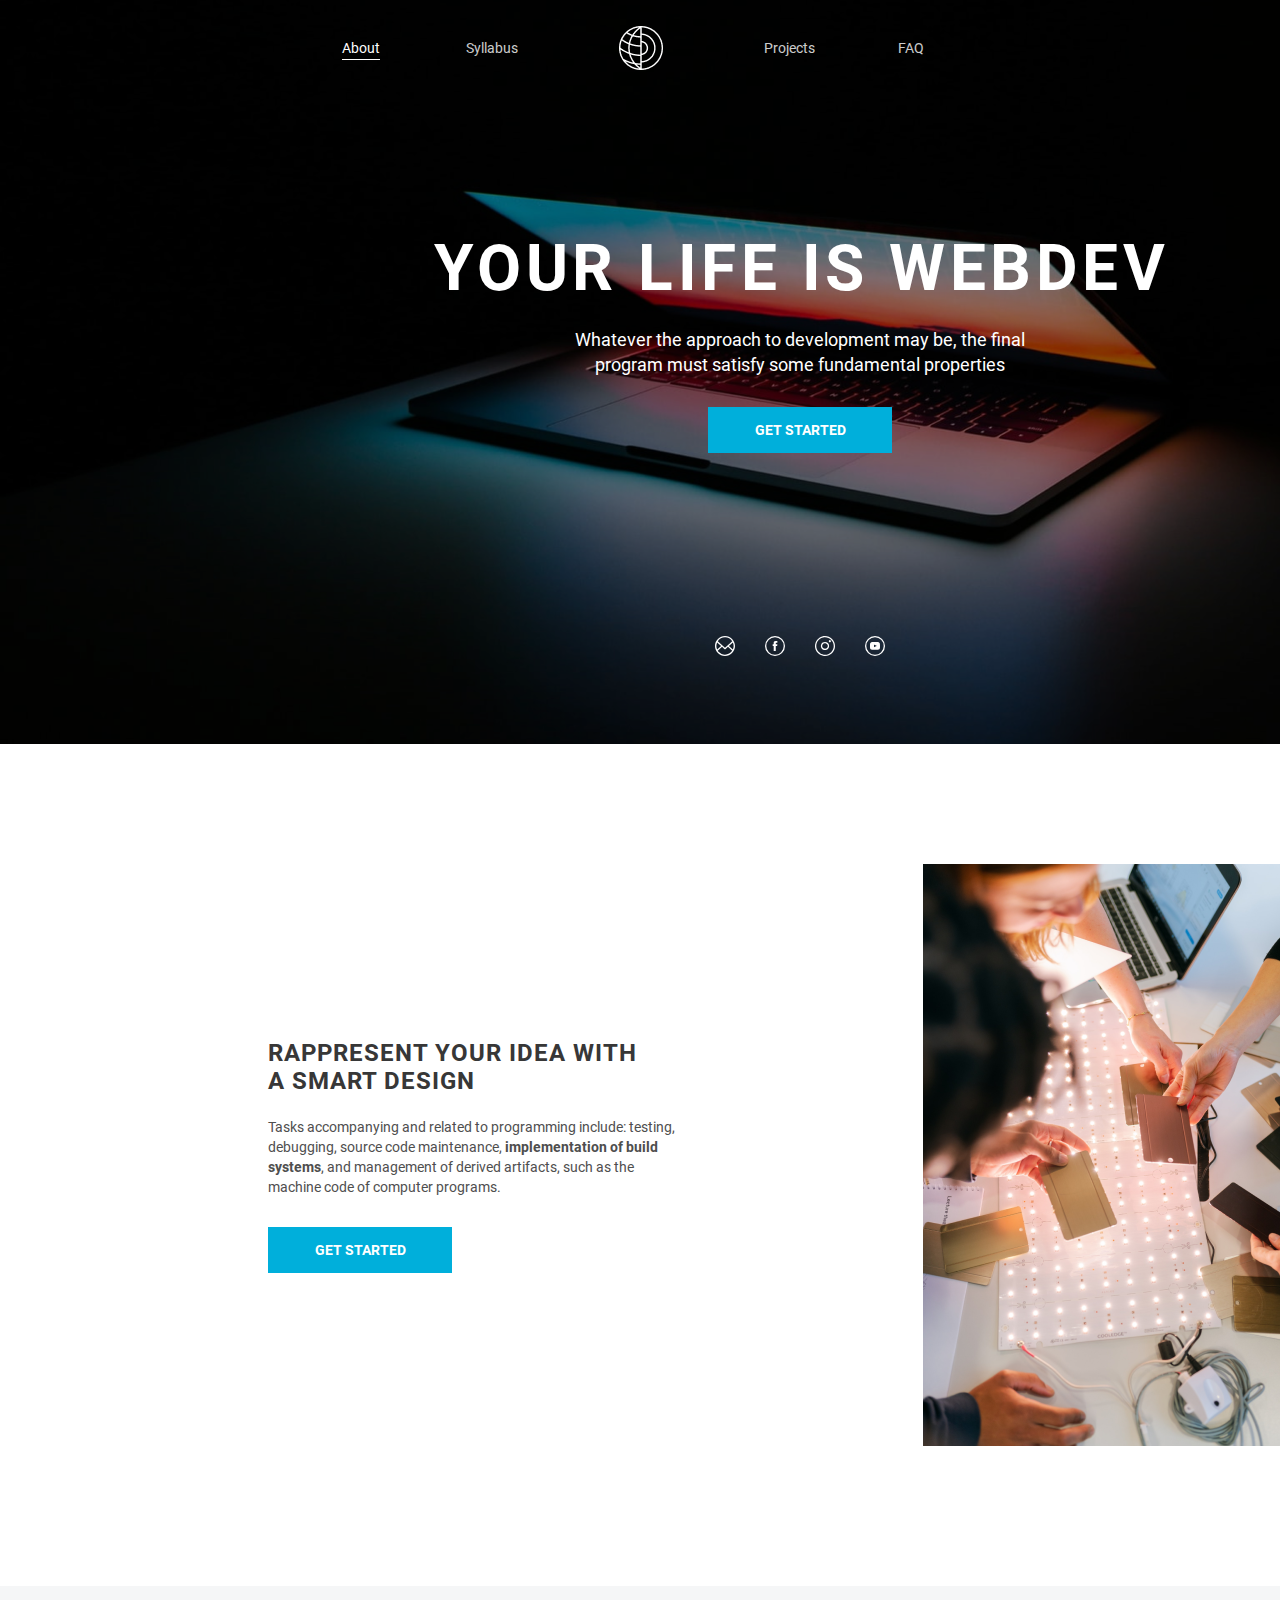
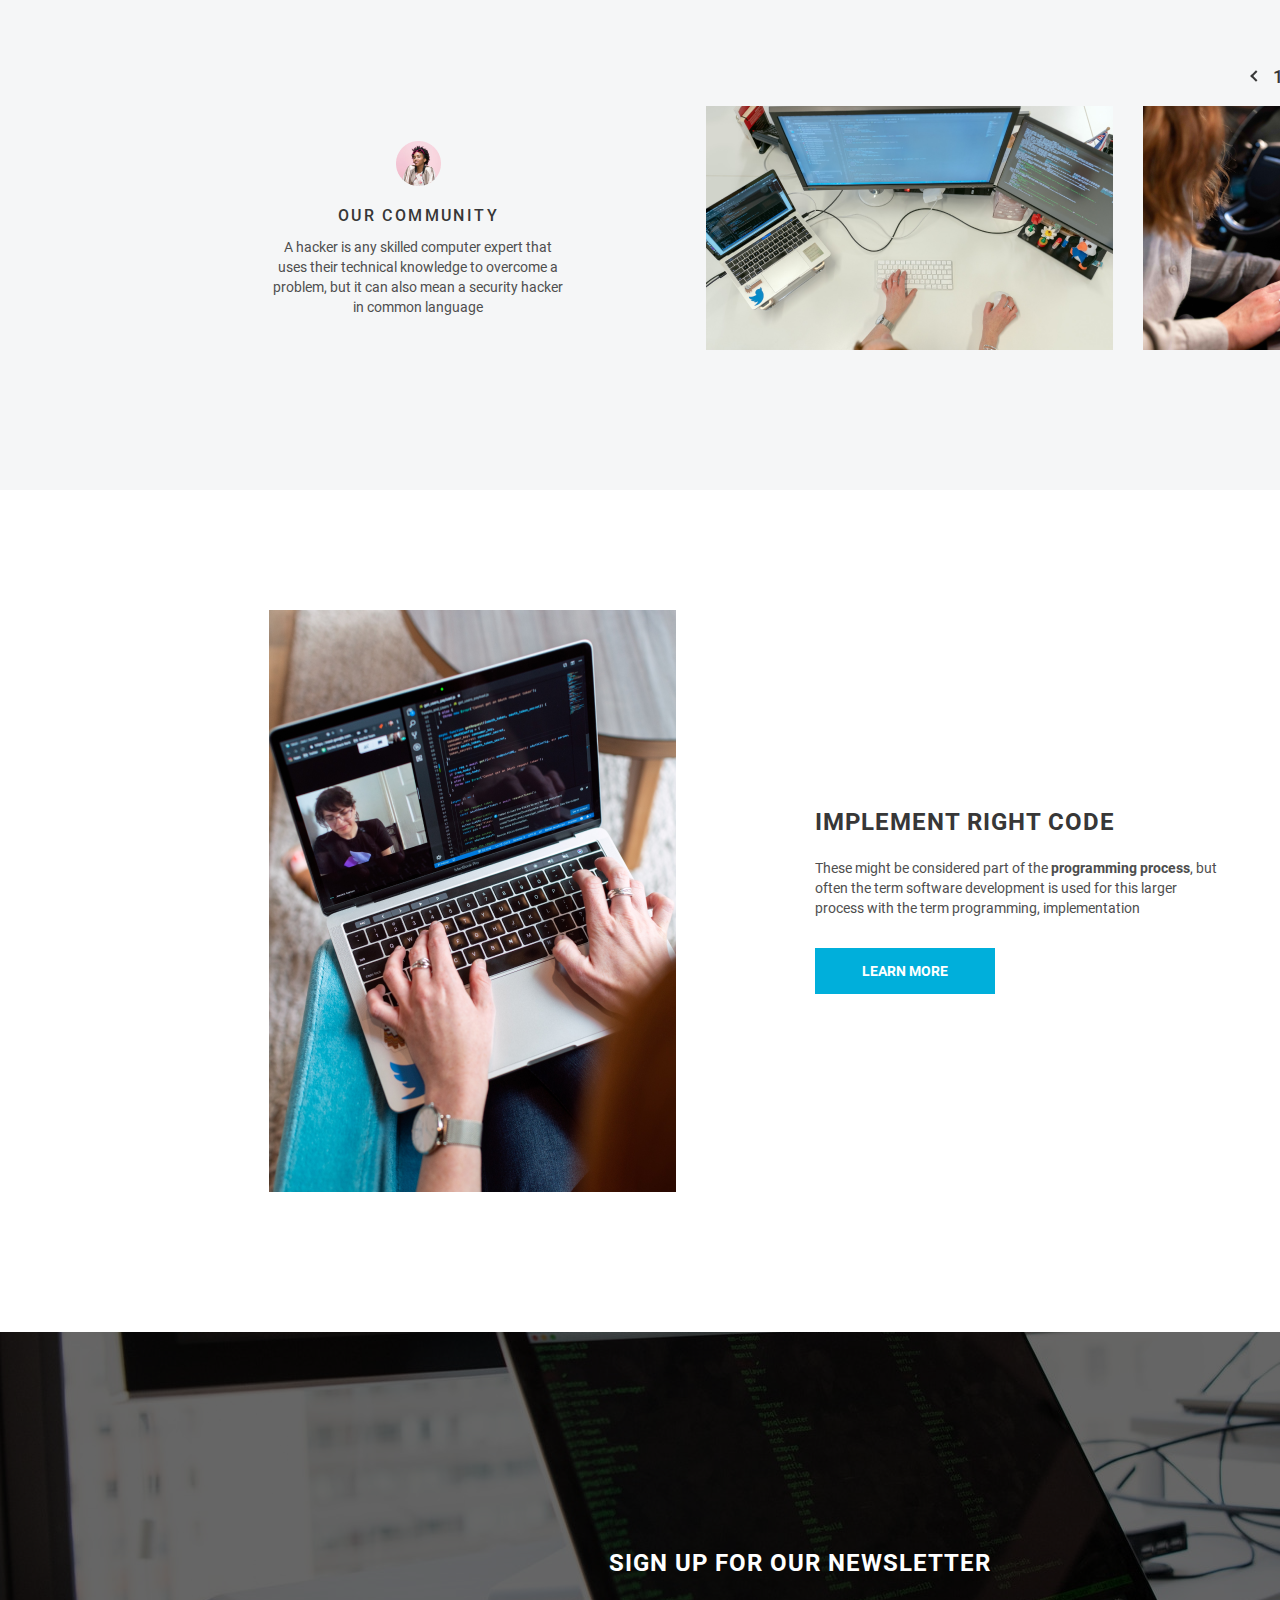
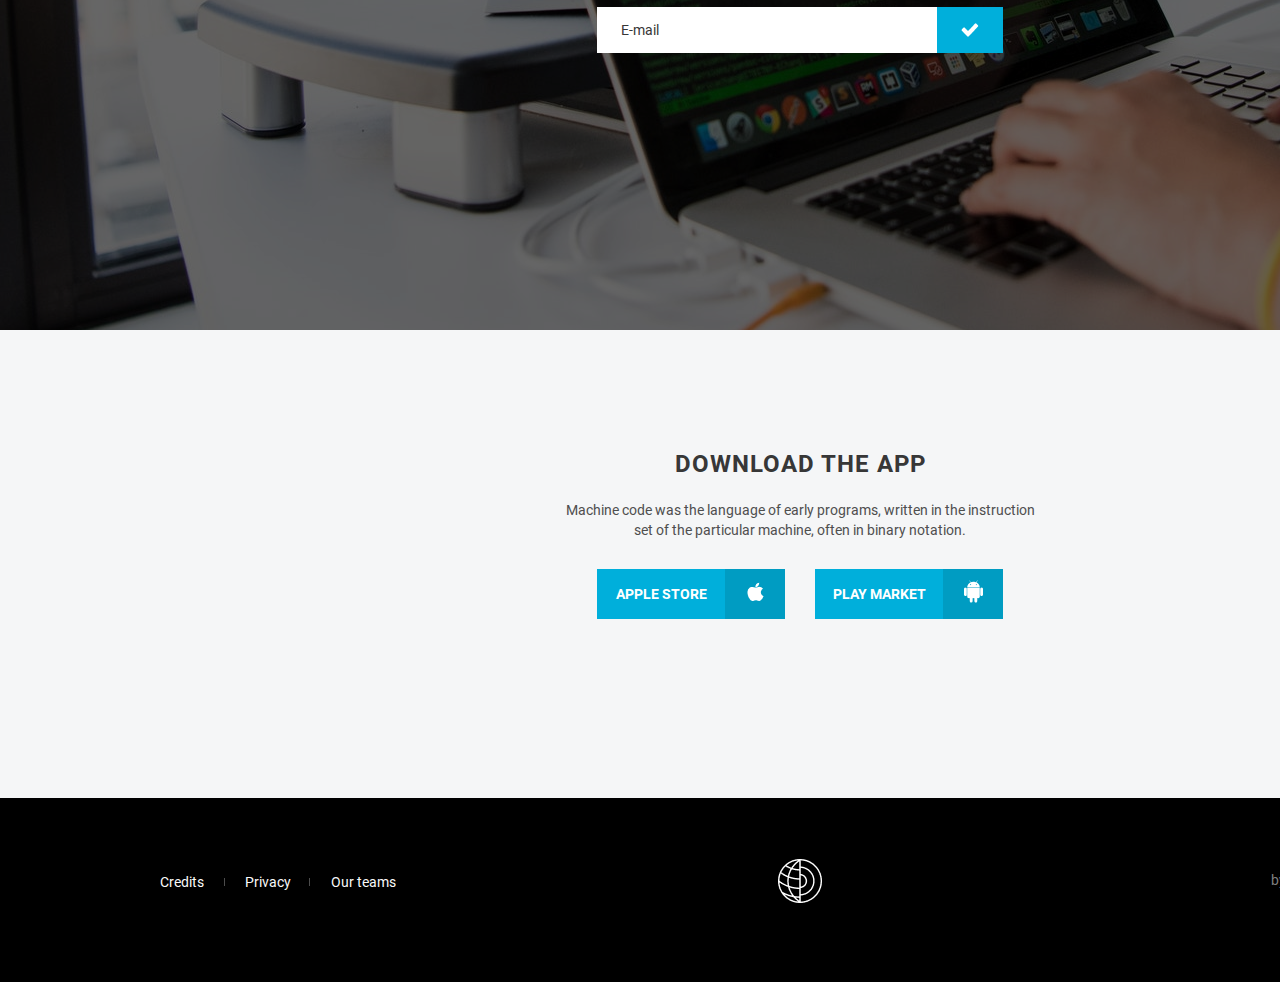
<file: index.html>
<!DOCTYPE html>
<html lang="en">
<head>
	<meta charset="UTF-8">
	<meta name="viewport" content="width=device-width, initial-scale=1.0">
	<meta http-equiv="X-UA-Compatible" content="ie=edge">
	<title>WebDev</title>
	<link rel="shortcut icon" href="img/favicon.png" type="image/png">
	<link rel="stylesheet" href="css/main.css">
</head>
<body>
	<header class="header">
		<nav>
			<a href="#" class="active">About</a>
			<a href="#">Syllabus</a>
			<img src="img/logo.png" alt="Logo">
			<a href="#">Projects</a>
			<a href="#">FAQ</a>
		</nav>
	</header>
	<!-- ==============================section your_Life============================== -->
	<section class="your-life" id="your-life">
		<h1>your life is WebDev</h1>
		<h3>Whatever the approach to development may be, the final program must satisfy some fundamental properties</h3>
		<div class="button">get started</div>
		<div class="socials">
			<a href="https://www.gmail.com"><img src="img/mail_fff.svg" alt="mail_logo"></a>
			<a href="https://www.facebook.com/"><img src="img/facebook_fff.svg" alt="faceb_logo"></a>
			<a href="https://www.instagram.com/"><img src="img/insta_fff.svg" alt="insta_logo"></a>
			<a href="https://www.youtube.com"><img src="img/telegram_fff.svg" alt="youtube_logo"></a>
		</div>
	</section>
	<!-- ===============================section rappresent============================= -->
	<section class="rappresent" id="rappresent">
		<div class="rappresent_article">
			<h2>Rappresent your idea with <br> a smart Design</h2>
			<p>Tasks accompanying and related to programming include: testing, debugging, source code maintenance, <strong>implementation of build systems</strong>, and management of derived artifacts, such as the machine code of computer programs.</p>
			<div class="button">get started</div>
		</div>
		<div class="rappresent_img">
			<img src="img/content-image-1.png" alt="content_img">
		</div>
	</section>
	<!-- =========================================section our-community================ -->
	<section class="our-community" id="our-community">
		<div class="our-community_article">
			<img src="img/community_face.png" alt="face">
			<h4>our community</h4>
			<p>A hacker is any skilled computer expert that uses their technical knowledge to overcome a problem, but it can also mean a security hacker in common language</p>
		</div>
		<div class="our-community_slider">
			<div class="slider__counter">
				<div class="slider__counter_left"></div>
				<div class="slider__counter_num">1&nbsp;</div>
				<div class="slider__counter_delim">/&nbsp;</div>
				<div class="slider__counter_overall">5</div>
				<div class="slider__counter_right"></div>
			</div>
			<div class="slides">
				<img src="img/slider-item_1.png" alt="slide_1">
				<img src="img/slider-item_2.png" alt="slide_2">
				<img src="img/slider-item_3.png" alt="slide_3">
			</div>
		</div>
	</section>
	<!-- =============================section implement============================= -->
	<section class="implement" id="implement">
		<div class="implement_img">
			<img src="img/content-image-2.png" alt="content_img">
		</div>
		<div class="implement_article">
			<h2>Implement right Code</h2>
			<p>These might be considered part of the <strong>programming process</strong>, but often the term software development is used for this larger process with the term programming, implementation</p>
			<div class="button">learn more</div>
		</div>
	</section>
	<!-- ================================section subscribe============================ -->
	<section class="subscribe" id="subscribe">
		<h2>sign up for our newsletter</h2>
		<form action="#" name="email">
			<input type="email" placeholder="E-mail" required>
			<input type="submit" value="">
		</form>
	</section>
	<!-- ================================section download=============================== -->
	<section class="download" id="download">
		<h2>Download the App</h2>
		<p>Machine code was the language of early programs, written in the instruction set of the particular machine, often in binary notation.</p>
		<div class="download__buttons">
			<div class="button">
				<div class="button_name">apple store</div>
				<div class="button_logo">
					<img src="img/icon-apple.png" alt="apple_logo">
				</div>
			</div>
			<div class="button">
				<div class="button_name">play market</div>
				<div class="button_logo">
					<img src="img/icon-android.png" alt="android_logo">
				</div>
			</div>
		</div>
	</section>
	<!-- =====================================footer================================== -->
	<footer>
		<div class="links">
			<a href="#">Credits</a>
			<a href="#">Privacy</a>
			<a href="#">Our teams</a>
		</div>
		<div class="logo">
			<img src="img/logo.png" alt="logo">
		</div>
		<div class="copyright">by TonYem for RSS at 2020</div>
	</footer>
</body>
</html>
</file>
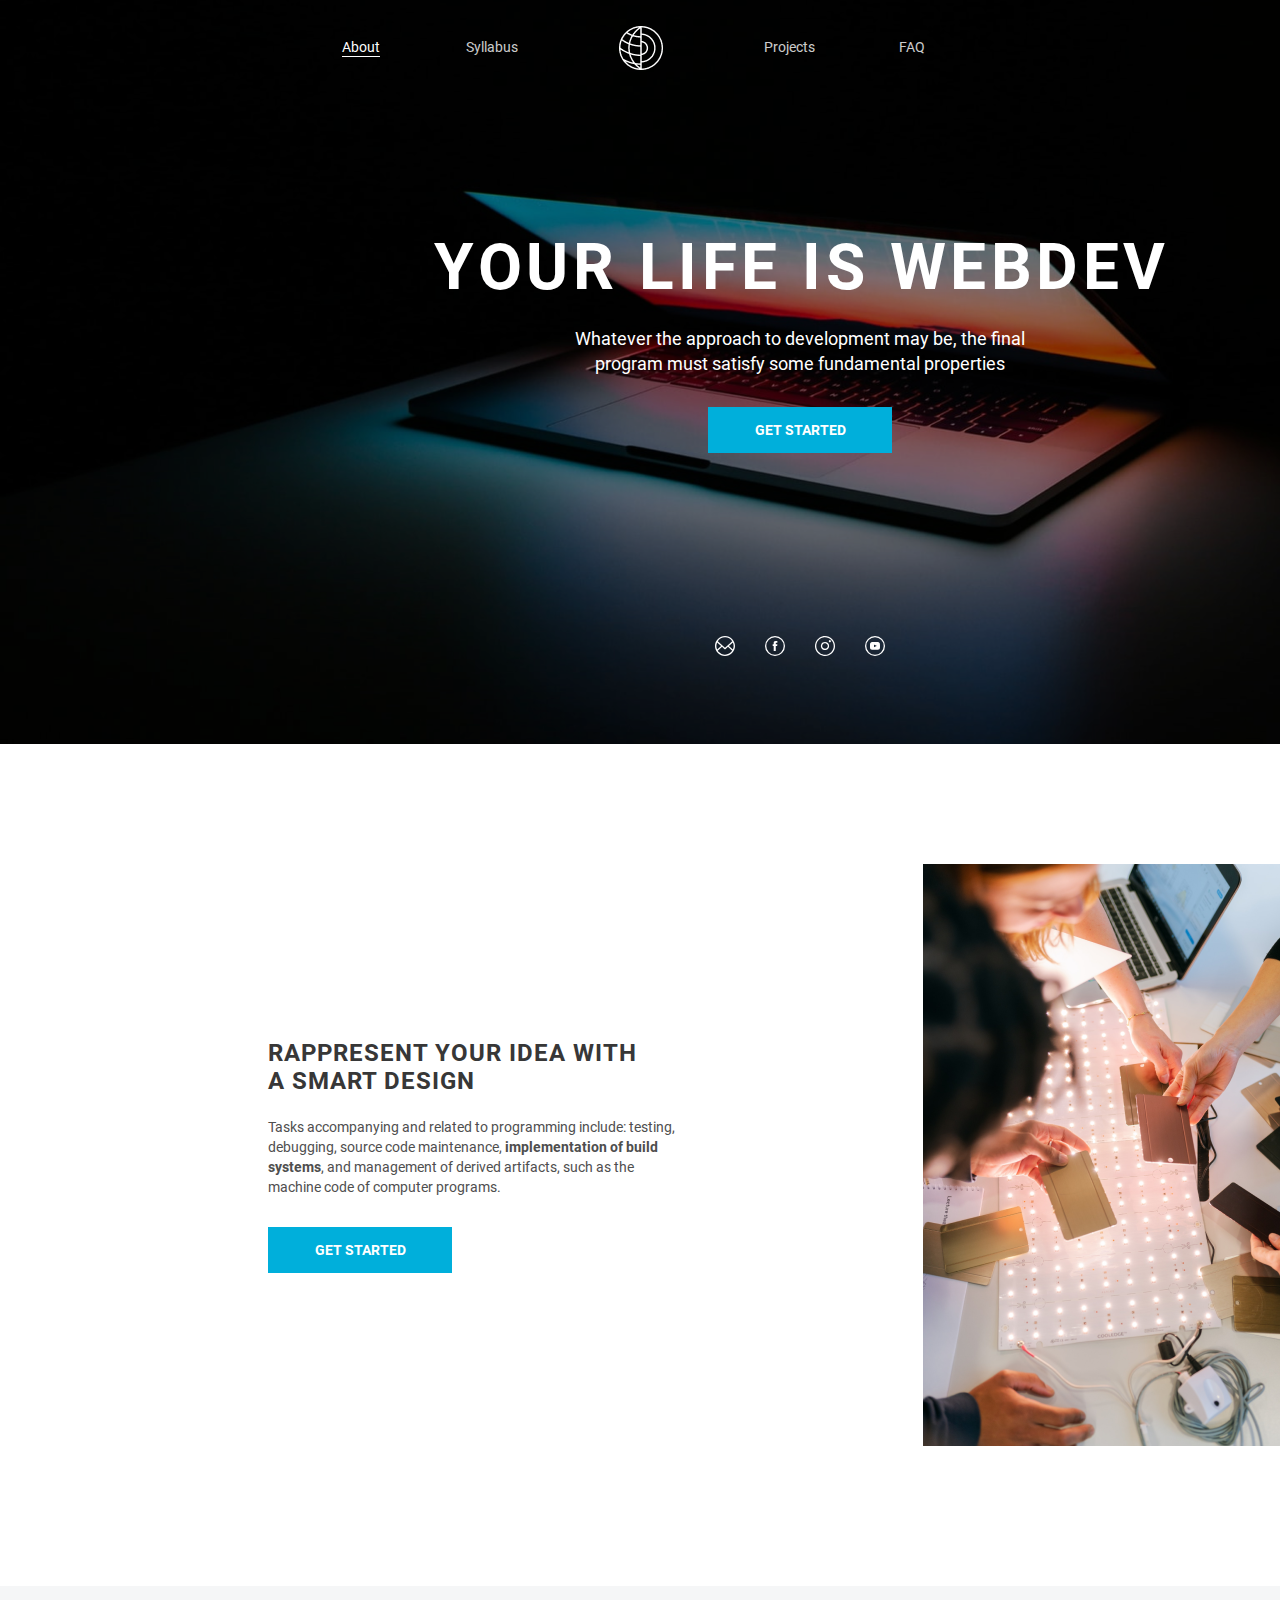
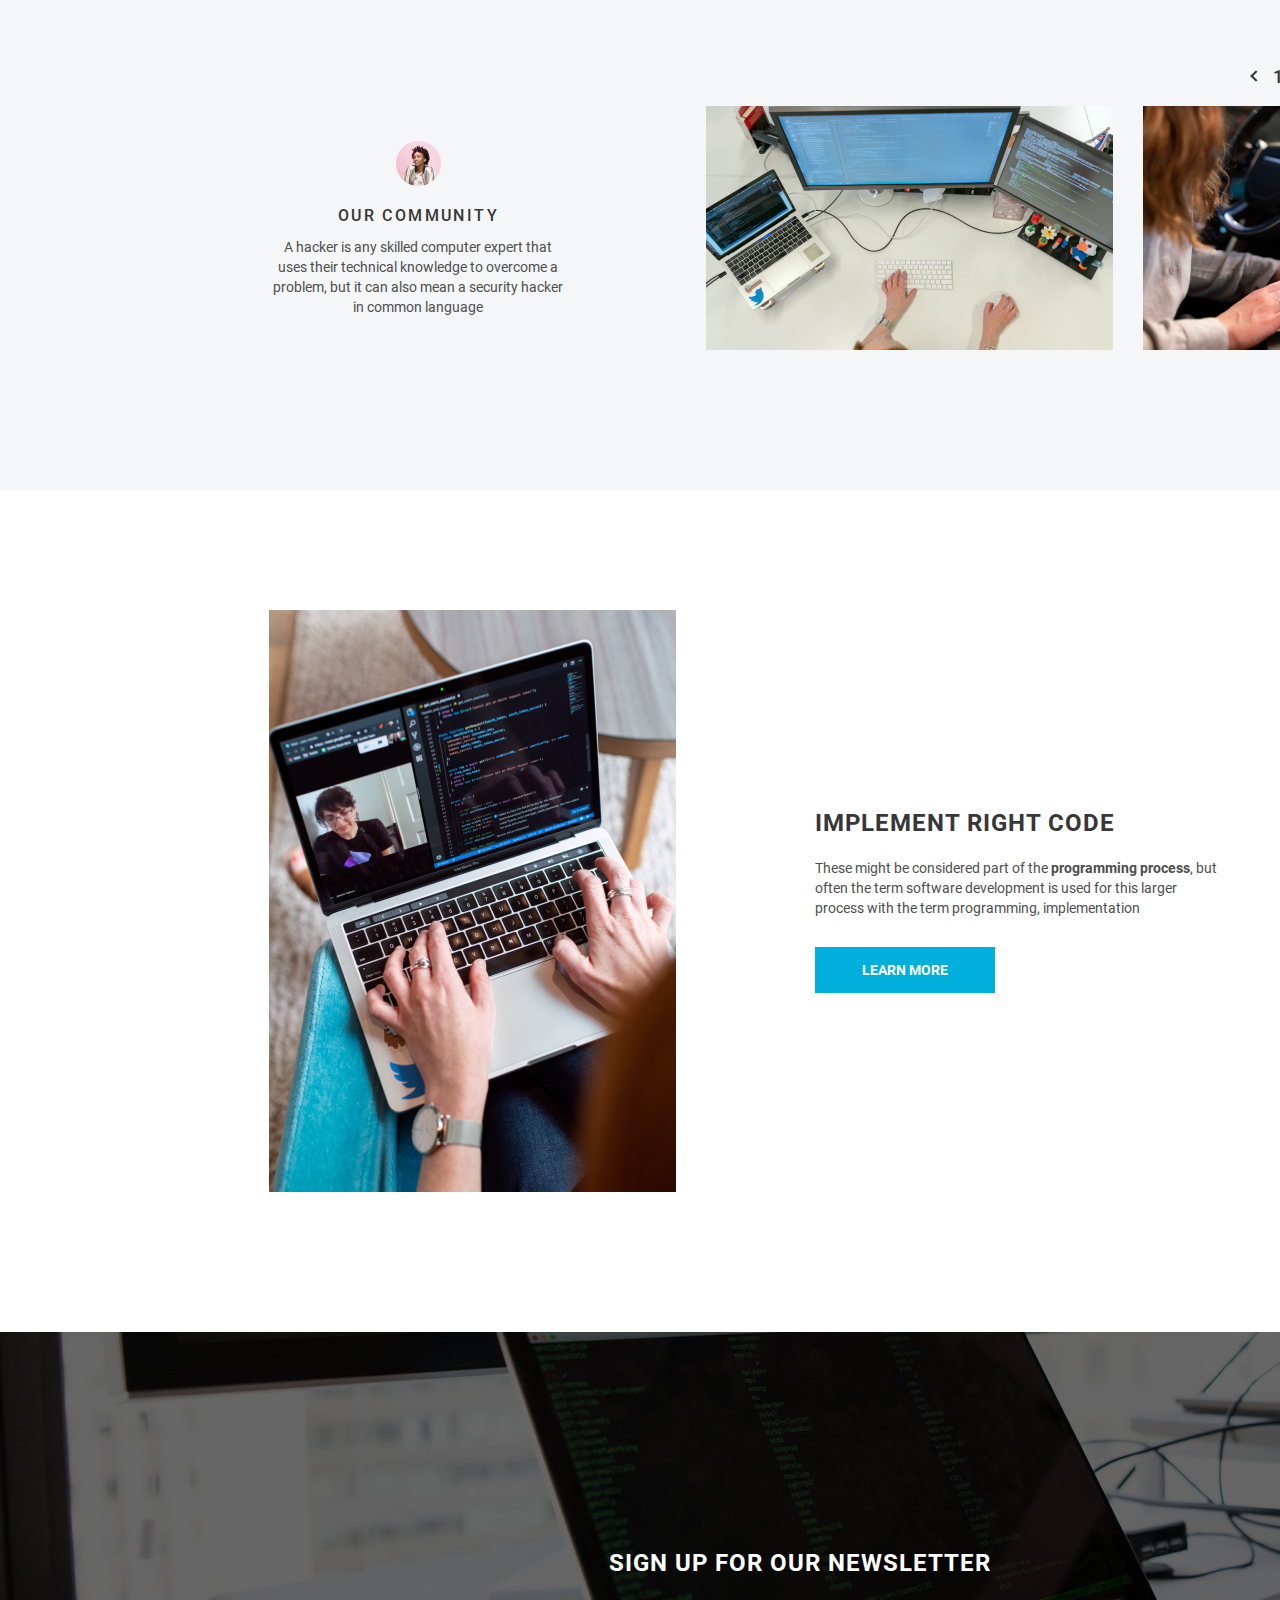
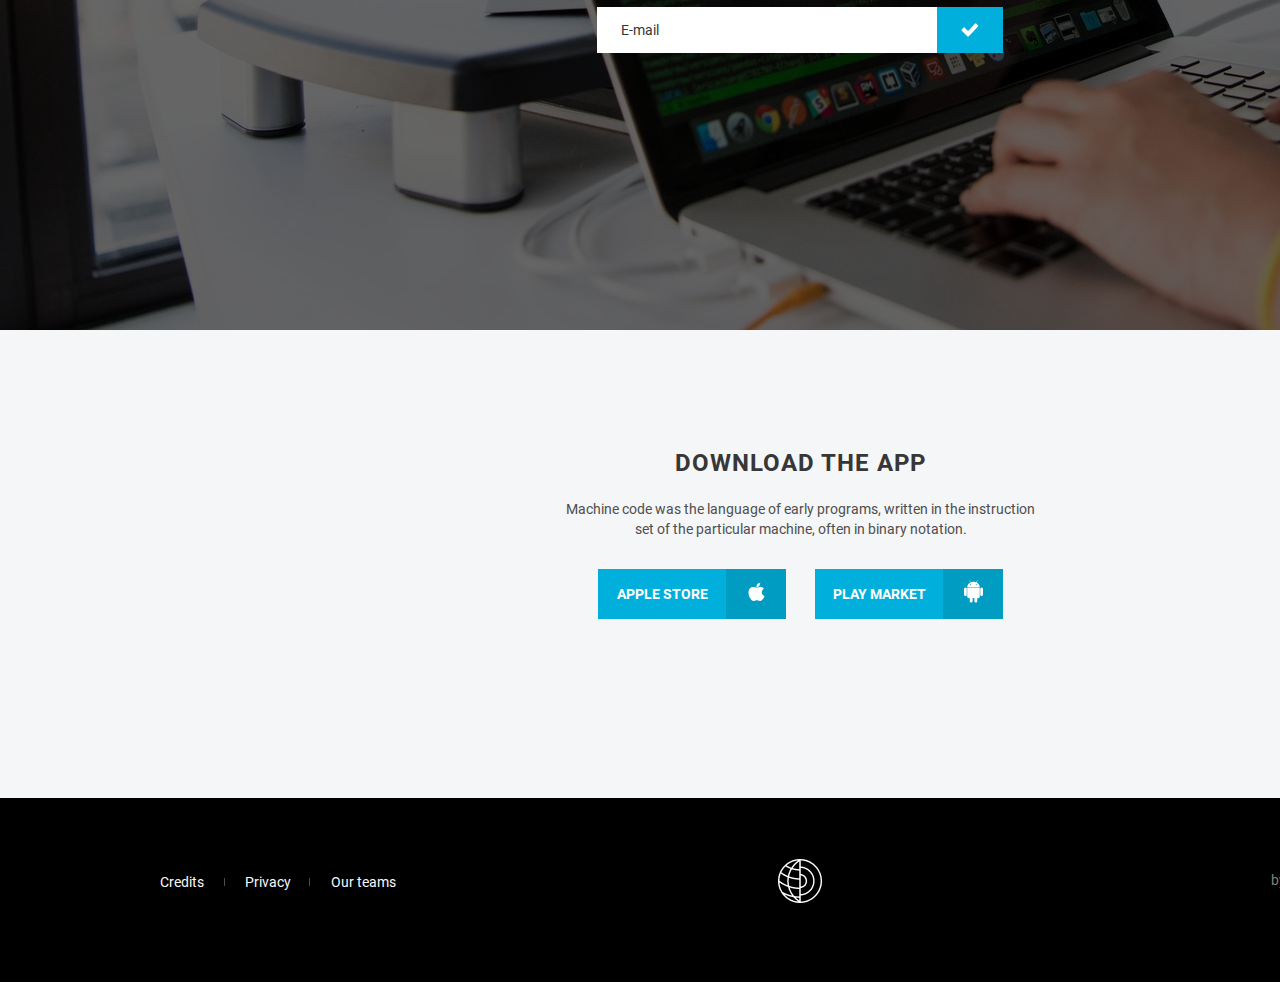
<file: webdev/index.html>
<!doctype html>
<html lang="en">
<head>
	<meta charset="UTF-8">
	<meta name="viewport" content="width=device-width, initial-scale=1.0">
	<meta http-equiv="X-UA-Compatible" content="ie=edge">
	<title>WebDev</title>
	<link rel="shortcut icon" href="assets/img/favicon.png" type="image/png">
	<link rel="stylesheet" href="style.css">
</head>
<body>
	<header class="header">
		<h1>webdev</h1>
		<nav>
			<ul>
				<li><a href="#" class="active">About</a></li>
				<li><a href="#">Syllabus</a></li>
				<li><img src="assets/img/logo.png" alt="Logo"></li>
				<li><a href="#">Projects</a></li>
				<li><a href="#">FAQ</a></li>
			</ul>
		</nav>
	</header>
	<!-- ==============================section your_Life============================== -->
	<section class="your-life" id="your-life">
		<div class="site_title">your life is WebDev</div>
		<h3>Whatever the approach to development may be, the final program must satisfy some fundamental properties</h3>
		<div class="button">get started</div>
		<div class="socials">
			<a href="https://www.gmail.com"><img src="assets/img/mail_fff.svg" alt="mail_logo"></a>
			<a href="https://www.facebook.com/"><img src="assets/img/facebook_fff.svg" alt="faceb_logo"></a>
			<a href="https://www.instagram.com/"><img src="assets/img/insta_fff.svg" alt="insta_logo"></a>
			<a href="https://www.youtube.com"><img src="assets/img/telegram_fff.svg" alt="youtube_logo"></a>
		</div>
	</section>
	<!-- ===============================section rappresent============================= -->
	<section class="rappresent" id="rappresent">
		<div class="rappresent_article">
			<h2>Rappresent your idea with <br> a smart Design</h2>
			<p>Tasks accompanying and related to programming include: testing, debugging, source code maintenance, <strong>implementation of build systems</strong>, and management of derived artifacts, such as the machine code of computer programs.</p>
			<div class="button">get started</div>
		</div>
		<div class="rappresent_img">
			<img src="assets/img/content-image-1.png" alt="content_img">
		</div>
	</section>
	<!-- =========================================section our-community================ -->
	<section class="our-community" id="our-community">
		<div class="our-community_article">
			<img src="assets/img/community_face.png" alt="face">
			<h4>our community</h4>
			<p>A hacker is any skilled computer expert that uses their technical knowledge to overcome a problem, but it can also mean a security hacker in common language</p>
		</div>
		<div class="our-community_slider">
			<div class="slider__counter">
				<div class="slider__counter_left"></div>
				<div class="slider__counter_num">1&nbsp;</div>
				<div class="slider__counter_delim">/&nbsp;</div>
				<div class="slider__counter_overall">5</div>
				<div class="slider__counter_right"></div>
			</div>
			<div class="slides">
				<img src="assets/img/slider-item_1.png" alt="slide_1">
				<img src="assets/img/slider-item_2.png" alt="slide_2">
				<img src="assets/img/slider-item_3.png" alt="slide_3">
			</div>
		</div>
	</section>
	<!-- =============================section implement============================= -->
	<section class="implement" id="implement">
		<div class="implement_img">
			<img src="assets/img/content-image-2.png" alt="content_img">
		</div>
		<div class="implement_article">
			<h2>Implement right Code</h2>
			<p>These might be considered part of the <strong>programming process</strong>, but often the term software development is used for this larger process with the term programming, implementation</p>
			<div class="button">learn more</div>
		</div>
	</section>
	<!-- ================================section subscribe============================ -->
	<section class="subscribe" id="subscribe">
		<h2>sign up for our newsletter</h2>
		<form action="#" name="email">
			<input type="email" placeholder="E-mail" required>
			<input type="submit" value="">
		</form>
	</section>
	<!-- ================================section download=============================== -->
	<section class="download" id="download">
		<h2>Download the App</h2>
		<p>Machine code was the language of early programs, written in the instruction set of the particular machine, often in binary notation.</p>
		<div class="download__buttons">
			<div class="button">
				<div class="button_name">apple store</div>
				<div class="button_logo">
					<img src="assets/img/icon-apple.png" alt="apple_logo">
				</div>
			</div>
			<div class="button">
				<div class="button_name">play market</div>
				<div class="button_logo">
					<img src="assets/img/icon-android.png" alt="android_logo">
				</div>
			</div>
		</div>
	</section>
	<!-- =====================================footer================================== -->
	<footer>
		<div class="links">
			<a href="#">Credits</a>
			<a href="#">Privacy</a>
			<a href="#">Our teams</a>
		</div>
		<div class="logo">
			<img src="assets/img/logo.png" alt="logo">
		</div>
		<div class="copyright">by TonYem for RSS at 2020</div>
	</footer>
</body>
</html>
</file>
<file: css/main.css>
@charset "UTF-8";
@font-face {
  font-family: 'Roboto';
  src: url("../fonts/Roboto-Regular.eot");
  src: local("Roboto"), local("Roboto-Regular"), url("../fonts/Roboto-Regular.eot?#iefix") format("embedded-opentype"), url("../fonts/Roboto-Regular.woff") format("woff"), url("../fonts/Roboto-Regular.ttf") format("truetype");
  font-weight: normal;
  font-style: normal; }

@font-face {
  font-family: 'Roboto';
  src: url("../fonts/Roboto-Bold.eot");
  src: local("Roboto Bold"), local("Roboto-Bold"), url("../fonts/Roboto-Bold.eot?#iefix") format("embedded-opentype"), url("../fonts/Roboto-Bold.woff") format("woff"), url("../fonts/Roboto-Bold.ttf") format("truetype");
  font-weight: bold;
  font-style: normal; }

@font-face {
  font-family: 'Roboto';
  src: url("../fonts/Roboto-Medium.eot");
  src: local("Roboto Medium"), local("Roboto-Medium"), url("../fonts/Roboto-Medium.eot?#iefix") format("embedded-opentype"), url("../fonts/Roboto-Medium.woff") format("woff"), url("../fonts/Roboto-Medium.ttf") format("truetype");
  font-weight: 500;
  font-style: normal; }

/*Обнуление*/
* {
  padding: 0;
  margin: 0;
  border: 0; }

*, *:before, *:after {
  -webkit-box-sizing: border-box;
  box-sizing: border-box; }

:focus, :active {
  outline: none; }

a:focus, a:active {
  outline: none; }

nav, footer, header, aside {
  display: block; }

html, body {
  height: 100%;
  width: 100%;
  font-size: 100%;
  line-height: 1;
  font-size: 14px;
  -ms-text-size-adjust: 100%;
  -moz-text-size-adjust: 100%;
  -webkit-text-size-adjust: 100%; }

input, button, textarea {
  font-family: inherit; }

input::-ms-clear {
  display: none; }

button {
  cursor: pointer; }

button::-moz-focus-inner {
  padding: 0;
  border: 0; }

a, a:visited {
  text-decoration: none; }

a:hover {
  text-decoration: none; }

ul li {
  list-style: none; }

img {
  vertical-align: top; }

h1, h2, h3, h4, h5, h6 {
  font-size: inherit;
  font-weight: 400; }

/*--------------------*/
body {
  font-family: Roboto, sans-serif;
  font-style: normal;
  font-weight: normal;
  font-size: 14px;
  line-height: 140%;
  background-color: #f2f2f2; }

.header {
  position: absolute;
  width: 1600px;
  display: -webkit-box;
  display: -webkit-flex;
  display: -ms-flexbox;
  display: flex;
  padding-top: 1px;
  -webkit-box-pack: center;
  -webkit-justify-content: center;
      -ms-flex-pack: center;
          justify-content: center;
  left: -webkit-calc(50% - 807px);
  left: calc(50% - 807px); }
  .header nav {
    width: 582px;
    height: 95px;
    display: -webkit-box;
    display: -webkit-flex;
    display: -ms-flexbox;
    display: flex;
    -webkit-box-align: center;
    -webkit-align-items: center;
        -ms-flex-align: center;
            align-items: center; }
  .header img {
    margin-right: 101px; }
  .header a {
    color: #fff;
    opacity: 0.8;
    position: relative; }
    .header a:after {
      content: '';
      position: absolute;
      width: 100%;
      height: 1px;
      background-color: #fff;
      left: 0;
      bottom: -2px;
      -webkit-transition: 0.4s;
      -o-transition: 0.4s;
      transition: 0.4s;
      -webkit-transform: scale(0);
          -ms-transform: scale(0);
              transform: scale(0); }
    .header a.active {
      opacity: 1; }
      .header a.active:after {
        -webkit-transform: scale(1);
            -ms-transform: scale(1);
                transform: scale(1); }
    .header a:hover {
      opacity: 1; }
    .header a:hover:after {
      -webkit-transform: scale(1);
          -ms-transform: scale(1);
              transform: scale(1); }
    .header a:first-child {
      margin-right: 86px; }
    .header a:nth-child(2) {
      margin-right: 101px; }
    .header a:nth-child(4) {
      margin-right: 83px; }

.your-life {
  margin: 0 auto;
  width: 1600px;
  height: 744px;
  background: url("../img/bg-image.png") no-repeat 50%/cover; }
  .your-life h1 {
    padding-top: 231px;
    padding-left: 3px;
    text-align: center;
    text-transform: uppercase;
    font-weight: bold;
    font-size: 64px;
    line-height: 75px;
    text-align: center;
    letter-spacing: 4.5px;
    color: #fff;
    margin-bottom: 21px; }
  .your-life h3 {
    font-size: 18px;
    line-height: 140%;
    text-align: center;
    color: #fff;
    width: 504px;
    margin: 0 auto;
    margin-bottom: 30px; }

.button {
  width: 184px;
  height: 46px;
  font-weight: bold;
  line-height: 16px;
  margin: 0 auto;
  display: -webkit-box;
  display: -webkit-flex;
  display: -ms-flexbox;
  display: flex;
  -webkit-box-align: center;
  -webkit-align-items: center;
      -ms-flex-align: center;
          align-items: center;
  -webkit-box-pack: center;
  -webkit-justify-content: center;
      -ms-flex-pack: center;
          justify-content: center;
  text-transform: uppercase;
  background-color: #00AFDB;
  color: #FFFFFF;
  margin-bottom: 183px;
  -webkit-transition: 0.3s ease-out;
  -o-transition: 0.3s ease-out;
  transition: 0.3s ease-out; }
  .button:hover {
    -webkit-box-shadow: 0px 2px 15px 0px rgba(255, 255, 255, 0.75);
            box-shadow: 0px 2px 15px 0px rgba(255, 255, 255, 0.75);
    background-color: #009CC2;
    cursor: pointer; }
  .button:active {
    -webkit-box-shadow: 0 0 1px rgba(0, 0, 0, 0.5) inset, 0 2px 3px rgba(0, 0, 0, 0.5) inset, 0 1px 1px rgba(255, 255, 255, 0.1), 0px 2px 10px 0px rgba(255, 255, 255, 0.5);
            box-shadow: 0 0 1px rgba(0, 0, 0, 0.5) inset, 0 2px 3px rgba(0, 0, 0, 0.5) inset, 0 1px 1px rgba(255, 255, 255, 0.1), 0px 2px 10px 0px rgba(255, 255, 255, 0.5); }

.socials {
  width: 170px;
  height: 20px;
  margin: 0 auto;
  display: -webkit-box;
  display: -webkit-flex;
  display: -ms-flexbox;
  display: flex;
  -webkit-box-pack: justify;
  -webkit-justify-content: space-between;
      -ms-flex-pack: justify;
          justify-content: space-between; }
  .socials a {
    width: 20px;
    border-radius: 50%;
    -webkit-transition: 0.5s;
    -o-transition: 0.5s;
    transition: 0.5s; }
    .socials a:hover {
      -webkit-transform: rotate(360deg);
          -ms-transform: rotate(360deg);
              transform: rotate(360deg);
      cursor: pointer; }
    .socials a:active {
      background-color: #cacaca; }

.rappresent {
  margin: 0 auto;
  width: 1600px;
  height: 842px;
  display: -webkit-box;
  display: -webkit-flex;
  display: -ms-flexbox;
  display: flex;
  background-color: #fff; }
  .rappresent_article {
    margin: 295px 248px 0 268px;
    width: 407px;
    height: 233px; }
    .rappresent_article .button {
      margin-left: 0; }
      .rappresent_article .button:hover {
        -webkit-box-shadow: 0px 2px 15px 0px rgba(0, 0, 0, 0.75);
                box-shadow: 0px 2px 15px 0px rgba(0, 0, 0, 0.75); }
      .rappresent_article .button:active {
        -webkit-box-shadow: 0 0 1px rgba(0, 0, 0, 0.5) inset, 0 2px 3px rgba(0, 0, 0, 0.5) inset, 0 1px 1px rgba(0, 0, 0, 0.1), 0px 2px 10px 0px rgba(0, 0, 0, 0.5);
                box-shadow: 0 0 1px rgba(0, 0, 0, 0.5) inset, 0 2px 3px rgba(0, 0, 0, 0.5) inset, 0 1px 1px rgba(0, 0, 0, 0.1), 0px 2px 10px 0px rgba(0, 0, 0, 0.5); }
  .rappresent_img {
    width: 677px;
    margin-top: 120px; }

h2 {
  font-weight: bold;
  font-size: 24px;
  line-height: 28px;
  letter-spacing: 1px;
  text-transform: uppercase;
  color: #373737;
  margin-bottom: 22px; }

p {
  line-height: 20px;
  margin-bottom: 30px;
  color: #4E4E4E; }

.our-community {
  margin: 0 auto;
  width: 1600px;
  height: 504px;
  display: -webkit-box;
  display: -webkit-flex;
  display: -ms-flexbox;
  display: flex;
  background-color: #F5F6F7; }
  .our-community_article {
    width: 298px;
    margin: 155px 139px 0 269px; }
    .our-community_article img {
      margin: 0 127px 20px 127px; }
    .our-community_article h4 {
      padding-left: 1px;
      text-align: center;
      font-weight: 500;
      font-size: 16px;
      line-height: 20px;
      letter-spacing: 2.4px;
      text-transform: uppercase;
      color: #373737;
      margin-bottom: 11px; }
    .our-community_article p {
      text-align: center; }
  .our-community_slider {
    margin-top: 80px;
    overflow: hidden; }

.slider__counter {
  margin-right: 269px;
  margin-left: auto;
  display: -webkit-box;
  display: -webkit-flex;
  display: -ms-flexbox;
  display: flex;
  width: 79px;
  height: 20px;
  -webkit-box-align: center;
  -webkit-align-items: center;
      -ms-flex-align: center;
          align-items: center;
  margin-bottom: 20px; }
  .slider__counter_left, .slider__counter_right {
    position: relative;
    cursor: pointer;
    margin-right: 13px;
    width: 8px;
    height: 8px;
    border-left: 2px solid #373737;
    border-bottom: 2px solid #373737;
    -webkit-transform: rotate(45deg);
        -ms-transform: rotate(45deg);
            transform: rotate(45deg); }
    .slider__counter_left:after, .slider__counter_right:after {
      content: '';
      position: absolute;
      left: -1px;
      top: -1px;
      opacity: 0;
      width: 8px;
      height: 8px;
      border-bottom: 2px solid #373737;
      border-right: 2px solid #373737;
      -webkit-transform: rotate(90deg);
          -ms-transform: rotate(90deg);
              transform: rotate(90deg); }
  .slider__counter_num, .slider__counter_delim, .slider__counter_overall {
    font-size: 18px;
    line-height: 25px;
    font-weight: 500;
    color: #373737; }
  .slider__counter_right {
    margin: 0 0 0 13px;
    -webkit-transform: rotate(-135deg);
        -ms-transform: rotate(-135deg);
            transform: rotate(-135deg); }
    .slider__counter_right:hover:after {
      -webkit-animation: arrow 1s infinite;
              animation: arrow 1s infinite; }
  .slider__counter_left:hover:after {
    -webkit-animation: arrow 1s infinite;
            animation: arrow 1s infinite; }

.slides {
  display: -webkit-box;
  display: -webkit-flex;
  display: -ms-flexbox;
  display: flex; }
  .slides img {
    width: 407px;
    height: 244px; }
    .slides img:not(:last-child) {
      margin-right: 30px; }

@-webkit-keyframes arrow {
  50% {
    opacity: 1; }
  100% {
    opacity: 0;
    left: -10px;
    top: 8px; } }

@keyframes arrow {
  50% {
    opacity: 1; }
  100% {
    opacity: 0;
    left: -10px;
    top: 8px; } }

.implement {
  margin: 0 auto;
  width: 1600px;
  height: 842px;
  display: -webkit-box;
  display: -webkit-flex;
  display: -ms-flexbox;
  display: flex;
  background-color: #fff; }

.implement_img {
  padding: 120px 139px 0 269px; }

.implement_article {
  width: 407px;
  height: 184px;
  padding-top: 318px; }
  .implement_article .button {
    margin-left: 0;
    width: 180px; }
    .implement_article .button:hover {
      -webkit-box-shadow: 0px 2px 15px 0px rgba(0, 0, 0, 0.75);
              box-shadow: 0px 2px 15px 0px rgba(0, 0, 0, 0.75); }
    .implement_article .button:active {
      -webkit-box-shadow: 0 0 1px rgba(0, 0, 0, 0.5) inset, 0 2px 3px rgba(0, 0, 0, 0.5) inset, 0 1px 1px rgba(0, 0, 0, 0.1), 0px 2px 10px 0px rgba(0, 0, 0, 0.5);
              box-shadow: 0 0 1px rgba(0, 0, 0, 0.5) inset, 0 2px 3px rgba(0, 0, 0, 0.5) inset, 0 1px 1px rgba(0, 0, 0, 0.1), 0px 2px 10px 0px rgba(0, 0, 0, 0.5); }

.subscribe {
  width: 1600px;
  height: 598px;
  margin: 0 auto;
  padding-top: 217px;
  display: -webkit-box;
  display: -webkit-flex;
  display: -ms-flexbox;
  display: flex;
  -webkit-box-pack: center;
  -webkit-justify-content: center;
      -ms-flex-pack: center;
          justify-content: center;
  -webkit-align-content: flex-start;
      -ms-flex-line-pack: start;
          align-content: flex-start;
  -webkit-flex-wrap: wrap;
      -ms-flex-wrap: wrap;
          flex-wrap: wrap;
  background: url("../img/subscribe_bg.png") no-repeat 50%/cover; }
  .subscribe h2 {
    width: 100%;
    height: 28px;
    text-align: center;
    color: #fff; }
  .subscribe form {
    margin-top: 8px;
    width: 406px;
    height: 46px;
    display: -webkit-box;
    display: -webkit-flex;
    display: -ms-flexbox;
    display: flex; }
    .subscribe form input {
      height: 100%; }
      .subscribe form input:first-child {
        width: 340px;
        padding-left: 24px; }
        .subscribe form input:first-child::-webkit-input-placeholder {
          font-size: 14px;
          line-height: 140%;
          color: #373737; }
        .subscribe form input:first-child::-moz-placeholder {
          font-size: 14px;
          line-height: 140%;
          color: #373737; }
        .subscribe form input:first-child:-ms-input-placeholder {
          font-size: 14px;
          line-height: 140%;
          color: #373737; }
        .subscribe form input:first-child::-ms-input-placeholder {
          font-size: 14px;
          line-height: 140%;
          color: #373737; }
        .subscribe form input:first-child::placeholder {
          font-size: 14px;
          line-height: 140%;
          color: #373737; }
      .subscribe form input:last-child {
        width: 66px;
        background-color: #00AFDB;
        position: relative;
        cursor: pointer;
        background: url("../img/fa-check.png") no-repeat center #00AFDB;
        -webkit-transition: 0.2s;
        -o-transition: 0.2s;
        transition: 0.2s; }
        .subscribe form input:last-child:hover {
          background-color: #009CC2;
          -webkit-animation: bird 0.7s infinite alternate linear;
                  animation: bird 0.7s infinite alternate linear; }
        .subscribe form input:last-child:active {
          -webkit-box-shadow: 0 0 7px rgba(0, 0, 0, 0.5) inset, 0 7px 7px rgba(0, 0, 0, 0.5) inset;
                  box-shadow: 0 0 7px rgba(0, 0, 0, 0.5) inset, 0 7px 7px rgba(0, 0, 0, 0.5) inset; }

@-webkit-keyframes bird {
  0% {
    background-size: 25%; }
  50% {
    background-size: 40%; }
  100% {
    background-size: 60%; } }

@keyframes bird {
  0% {
    background-size: 25%; }
  50% {
    background-size: 40%; }
  100% {
    background-size: 60%; } }

.download {
  width: 1600px;
  height: 468px;
  margin: 0 auto;
  padding-top: 120px;
  background-color: #F5F6F7; }
  .download h2 {
    text-align: center; }
  .download p {
    width: 483px;
    text-align: center;
    margin: 0 auto;
    padding-bottom: 30px; }
  .download__buttons {
    display: -webkit-box;
    display: -webkit-flex;
    display: -ms-flexbox;
    display: flex;
    width: 406px;
    margin: -1px auto 0;
    -webkit-box-pack: justify;
    -webkit-justify-content: space-between;
        -ms-flex-pack: justify;
            justify-content: space-between; }
    .download__buttons .button {
      margin: 0;
      cursor: pointer;
      width: 188px;
      height: 50px; }
      .download__buttons .button:hover {
        -webkit-box-shadow: 0px 2px 15px 0px rgba(0, 0, 0, 0.75);
                box-shadow: 0px 2px 15px 0px rgba(0, 0, 0, 0.75);
        background-color: #00AFDB; }
      .download__buttons .button:active {
        -webkit-box-shadow: 0 0 1px rgba(0, 0, 0, 0.5) inset, 0 2px 3px rgba(0, 0, 0, 0.5) inset, 0 1px 1px rgba(0, 0, 0, 0.1), 0px 2px 10px 0px rgba(0, 0, 0, 0.5);
                box-shadow: 0 0 1px rgba(0, 0, 0, 0.5) inset, 0 2px 3px rgba(0, 0, 0, 0.5) inset, 0 1px 1px rgba(0, 0, 0, 0.1), 0px 2px 10px 0px rgba(0, 0, 0, 0.5); }
      .download__buttons .button_name {
        width: 128px;
        text-align: center; }
      .download__buttons .button_logo {
        width: 60px;
        height: 50px;
        background-color: #009CC2;
        display: -webkit-box;
        display: -webkit-flex;
        display: -ms-flexbox;
        display: flex;
        padding-bottom: 5px;
        -webkit-box-pack: center;
        -webkit-justify-content: center;
            -ms-flex-pack: center;
                justify-content: center;
        -webkit-box-align: center;
        -webkit-align-items: center;
            -ms-flex-align: center;
                align-items: center; }

footer {
  padding: 0 160px 16px;
  width: 1600px;
  height: 184px;
  margin: 0 auto;
  background-color: #000;
  display: -webkit-box;
  display: -webkit-flex;
  display: -ms-flexbox;
  display: flex;
  -webkit-box-align: center;
  -webkit-align-items: center;
      -ms-flex-align: center;
          align-items: center; }

.links {
  width: 273px;
  height: 20px;
  margin-right: 345px; }
  .links a {
    display: inline-block;
    font-size: 14px;
    line-height: 20px;
    color: #fff;
    opacity: 0.98;
    -webkit-transition: 0.5s;
    -o-transition: 0.5s;
    transition: 0.5s;
    position: relative; }
    .links a:hover {
      color: #00AFDB; }
    .links a:first-child {
      width: 65px; }
    .links a:nth-child(2) {
      width: 80px;
      text-align: center; }
    .links a:last-child {
      width: 85px;
      padding-left: 20px; }
    .links a:nth-child(1):after, .links a:nth-child(2):after {
      content: '';
      position: absolute;
      right: 0;
      top: -webkit-calc(50% - 4px);
      top: calc(50% - 4px);
      width: 1px;
      height: 8px;
      background-color: #4E4E4E; }
    .links a:nth-child(2):after {
      right: -2px; }

.logo {
  padding-bottom: 2px;
  margin-right: 448px; }

.copyright {
  padding: 0 0 2px 1px;
  color: #818181; }
</file>
<file: webdev/style.css>
@charset "UTF-8";
@font-face {
  font-family: 'Roboto';
  src: url("assets/fonts/Roboto-Regular.eot");
  src: local("Roboto"), local("Roboto-Regular"), url("assets/fonts/Roboto-Regular.eot?#iefix") format("embedded-opentype"), url("assets/fonts/Roboto-Regular.woff") format("woff"), url("assets/fonts/Roboto-Regular.ttf") format("truetype");
  font-weight: normal;
  font-style: normal; }

@font-face {
  font-family: 'Roboto';
  src: url("assets/fonts/Roboto-Bold.eot");
  src: local("Roboto Bold"), local("Roboto-Bold"), url("assets/fonts/Roboto-Bold.eot?#iefix") format("embedded-opentype"), url("assets/fonts/Roboto-Bold.woff") format("woff"), url("assets/fonts/Roboto-Bold.ttf") format("truetype");
  font-weight: bold;
  font-style: normal; }

@font-face {
  font-family: 'Roboto';
  src: url("assets/fonts/Roboto-Medium.eot");
  src: local("Roboto Medium"), local("Roboto-Medium"), url("assets/fonts/Roboto-Medium.eot?#iefix") format("embedded-opentype"), url("assets/fonts/Roboto-Medium.woff") format("woff"), url("assets/fonts/Roboto-Medium.ttf") format("truetype");
  font-weight: 500;
  font-style: normal; }

/*Обнуление*/
* {
  padding: 0;
  margin: 0;
  border: 0; }

*, *:before, *:after {
  -webkit-box-sizing: border-box;
  box-sizing: border-box; }

:focus, :active {
  outline: none; }

a:focus, a:active {
  outline: none; }

nav, footer, header, aside {
  display: block; }

html, body {
  height: 100%;
  width: 100%;
  font-size: 100%;
  line-height: 1;
  font-size: 14px;
  -ms-text-size-adjust: 100%;
  -moz-text-size-adjust: 100%;
  -webkit-text-size-adjust: 100%; }

input, button, textarea {
  font-family: inherit; }

input::-ms-clear {
  display: none; }

button {
  cursor: pointer; }

button::-moz-focus-inner {
  padding: 0;
  border: 0; }

a, a:visited {
  text-decoration: none; }

a:hover {
  text-decoration: none; }

ul li {
  list-style: none; }

img {
  vertical-align: top; }

h1, h2, h3, h4, h5, h6 {
  font-size: inherit;
  font-weight: 400; }

/*--------------------*/
body {
  font-family: Roboto, sans-serif;
  font-style: normal;
  font-weight: normal;
  font-size: 14px;
  line-height: 140%;
  background-color: #f2f2f2; }

.header {
  position: absolute;
  width: 1600px;
  display: -webkit-box;
  display: -webkit-flex;
  display: -ms-flexbox;
  display: flex;
  -webkit-box-pack: center;
  -webkit-justify-content: center;
      -ms-flex-pack: center;
          justify-content: center;
  left: -webkit-calc(50% - 807px);
  left: calc(50% - 807px); }
  .header h1 {
    opacity: 0;
    position: absolute; }
  .header nav {
    width: 582px;
    height: 95px; }
    .header nav ul {
      display: -webkit-box;
      display: -webkit-flex;
      display: -ms-flexbox;
      display: flex;
      -webkit-box-align: center;
      -webkit-align-items: center;
          -ms-flex-align: center;
              align-items: center;
      height: 100%;
      padding-top: 1px; }
      .header nav ul li:first-child {
        margin-right: 86px; }
      .header nav ul li:nth-child(2) {
        margin-right: 101px; }
      .header nav ul li:nth-child(3) {
        margin-right: 101px; }
      .header nav ul li:nth-child(4) {
        margin-right: 84px; }
      .header nav ul li a {
        color: #fff;
        opacity: 0.8;
        position: relative; }
        .header nav ul li a:after {
          content: '';
          position: absolute;
          width: 100%;
          height: 1px;
          background-color: #fff;
          left: 0;
          bottom: -2px;
          -webkit-transition: 0.4s;
          -o-transition: 0.4s;
          transition: 0.4s;
          -webkit-transform: scale(0);
              -ms-transform: scale(0);
                  transform: scale(0); }
        .header nav ul li a.active {
          opacity: 1; }
          .header nav ul li a.active:after {
            -webkit-transform: scale(1);
                -ms-transform: scale(1);
                    transform: scale(1); }
        .header nav ul li a:hover {
          opacity: 1; }
        .header nav ul li a:hover:after {
          -webkit-transform: scale(1);
              -ms-transform: scale(1);
                  transform: scale(1); }

.your-life {
  margin: 0 auto;
  width: 1600px;
  height: 744px;
  background: url("assets/img/bg-image.png") no-repeat 50%/cover; }
  .your-life .site_title {
    padding-top: 230px;
    padding-left: 4px;
    text-align: center;
    text-transform: uppercase;
    font-weight: bold;
    font-size: 64px;
    line-height: 75px;
    text-align: center;
    letter-spacing: 4.5px;
    color: #fff;
    margin-bottom: 21px; }
  .your-life h3 {
    font-size: 18px;
    line-height: 140%;
    text-align: center;
    color: #fff;
    width: 504px;
    margin: 0 auto;
    margin-bottom: 31px; }

.button {
  width: 184px;
  height: 46px;
  font-weight: bold;
  line-height: 16px;
  margin: 0 auto;
  display: -webkit-box;
  display: -webkit-flex;
  display: -ms-flexbox;
  display: flex;
  -webkit-box-align: center;
  -webkit-align-items: center;
      -ms-flex-align: center;
          align-items: center;
  -webkit-box-pack: center;
  -webkit-justify-content: center;
      -ms-flex-pack: center;
          justify-content: center;
  text-transform: uppercase;
  background-color: #00AFDB;
  color: #FFFFFF;
  margin-bottom: 183px;
  -webkit-transition: 0.3s ease-out;
  -o-transition: 0.3s ease-out;
  transition: 0.3s ease-out; }
  .button:hover {
    -webkit-box-shadow: 0px 2px 15px 0px rgba(255, 255, 255, 0.75);
            box-shadow: 0px 2px 15px 0px rgba(255, 255, 255, 0.75);
    background-color: #009CC2;
    cursor: pointer; }
  .button:active {
    -webkit-box-shadow: 0 0 1px rgba(0, 0, 0, 0.5) inset, 0 2px 3px rgba(0, 0, 0, 0.5) inset, 0 1px 1px rgba(255, 255, 255, 0.1), 0px 2px 10px 0px rgba(255, 255, 255, 0.5);
            box-shadow: 0 0 1px rgba(0, 0, 0, 0.5) inset, 0 2px 3px rgba(0, 0, 0, 0.5) inset, 0 1px 1px rgba(255, 255, 255, 0.1), 0px 2px 10px 0px rgba(255, 255, 255, 0.5); }

.socials {
  width: 170px;
  height: 20px;
  margin: 0 auto;
  display: -webkit-box;
  display: -webkit-flex;
  display: -ms-flexbox;
  display: flex;
  -webkit-box-pack: justify;
  -webkit-justify-content: space-between;
      -ms-flex-pack: justify;
          justify-content: space-between; }
  .socials a {
    width: 20px;
    border-radius: 50%;
    -webkit-transition: 0.5s;
    -o-transition: 0.5s;
    transition: 0.5s; }
    .socials a:hover {
      -webkit-transform: rotate(360deg);
          -ms-transform: rotate(360deg);
              transform: rotate(360deg);
      cursor: pointer; }
    .socials a:active {
      background-color: #cacaca; }

.rappresent {
  margin: 0 auto;
  width: 1600px;
  height: 842px;
  display: -webkit-box;
  display: -webkit-flex;
  display: -ms-flexbox;
  display: flex;
  background-color: #fff; }
  .rappresent_article {
    margin: 295px 248px 0 268px;
    width: 407px;
    height: 233px; }
    .rappresent_article .button {
      margin-left: 0; }
      .rappresent_article .button:hover {
        -webkit-box-shadow: 0px 2px 15px 0px rgba(0, 0, 0, 0.75);
                box-shadow: 0px 2px 15px 0px rgba(0, 0, 0, 0.75); }
      .rappresent_article .button:active {
        -webkit-box-shadow: 0 0 1px rgba(0, 0, 0, 0.5) inset, 0 2px 3px rgba(0, 0, 0, 0.5) inset, 0 1px 1px rgba(0, 0, 0, 0.1), 0px 2px 10px 0px rgba(0, 0, 0, 0.5);
                box-shadow: 0 0 1px rgba(0, 0, 0, 0.5) inset, 0 2px 3px rgba(0, 0, 0, 0.5) inset, 0 1px 1px rgba(0, 0, 0, 0.1), 0px 2px 10px 0px rgba(0, 0, 0, 0.5); }
  .rappresent_img {
    width: 677px;
    margin-top: 120px; }

h2 {
  font-weight: bold;
  font-size: 24px;
  line-height: 28px;
  letter-spacing: 1px;
  text-transform: uppercase;
  color: #373737;
  margin-bottom: 22px; }

p {
  line-height: 20px;
  margin-bottom: 30px;
  color: #4E4E4E; }

.our-community {
  margin: 0 auto;
  width: 1600px;
  height: 504px;
  display: -webkit-box;
  display: -webkit-flex;
  display: -ms-flexbox;
  display: flex;
  background-color: #F5F6F7; }
  .our-community_article {
    width: 298px;
    margin: 155px 139px 0 269px; }
    .our-community_article img {
      margin: 0 127px 20px 127px; }
    .our-community_article h4 {
      padding-left: 1px;
      text-align: center;
      font-weight: 500;
      font-size: 16px;
      line-height: 20px;
      letter-spacing: 2.4px;
      text-transform: uppercase;
      color: #373737;
      margin-bottom: 11px; }
    .our-community_article p {
      text-align: center; }
  .our-community_slider {
    margin-top: 80px;
    overflow: hidden; }

.slider__counter {
  margin-right: 269px;
  margin-left: auto;
  display: -webkit-box;
  display: -webkit-flex;
  display: -ms-flexbox;
  display: flex;
  width: 79px;
  height: 20px;
  -webkit-box-align: center;
  -webkit-align-items: center;
      -ms-flex-align: center;
          align-items: center;
  margin-bottom: 20px; }
  .slider__counter_left, .slider__counter_right {
    position: relative;
    cursor: pointer;
    margin-right: 13px;
    width: 8px;
    height: 8px;
    border-left: 2px solid #373737;
    border-bottom: 2px solid #373737;
    -webkit-transform: rotate(45deg);
        -ms-transform: rotate(45deg);
            transform: rotate(45deg); }
    .slider__counter_left:after, .slider__counter_right:after {
      content: '';
      position: absolute;
      left: -1px;
      top: -1px;
      opacity: 0;
      width: 8px;
      height: 8px;
      border-bottom: 2px solid #373737;
      border-right: 2px solid #373737;
      -webkit-transform: rotate(90deg);
          -ms-transform: rotate(90deg);
              transform: rotate(90deg); }
  .slider__counter_num, .slider__counter_delim, .slider__counter_overall {
    font-size: 18px;
    line-height: 25px;
    font-weight: 500;
    color: #373737; }
  .slider__counter_right {
    margin: 0 0 0 13px;
    -webkit-transform: rotate(-135deg);
        -ms-transform: rotate(-135deg);
            transform: rotate(-135deg); }
    .slider__counter_right:hover:after {
      -webkit-animation: arrow 1s infinite;
              animation: arrow 1s infinite; }
  .slider__counter_left:hover:after {
    -webkit-animation: arrow 1s infinite;
            animation: arrow 1s infinite; }

.slides {
  display: -webkit-box;
  display: -webkit-flex;
  display: -ms-flexbox;
  display: flex; }
  .slides img {
    width: 407px;
    height: 244px; }
    .slides img:not(:last-child) {
      margin-right: 30px; }

@-webkit-keyframes arrow {
  50% {
    opacity: 1; }
  100% {
    opacity: 0;
    left: -10px;
    top: 8px; } }

@keyframes arrow {
  50% {
    opacity: 1; }
  100% {
    opacity: 0;
    left: -10px;
    top: 8px; } }

.implement {
  margin: 0 auto;
  width: 1600px;
  height: 842px;
  display: -webkit-box;
  display: -webkit-flex;
  display: -ms-flexbox;
  display: flex;
  background-color: #fff; }

.implement_img {
  padding: 120px 139px 0 269px; }

.implement_article {
  width: 407px;
  height: 184px;
  padding-top: 319px; }
  .implement_article h2 {
    margin-bottom: 21px; }
  .implement_article p {
    margin-bottom: 29px; }
  .implement_article .button {
    margin-left: 0;
    width: 180px; }
    .implement_article .button:hover {
      -webkit-box-shadow: 0px 2px 15px 0px rgba(0, 0, 0, 0.75);
              box-shadow: 0px 2px 15px 0px rgba(0, 0, 0, 0.75); }
    .implement_article .button:active {
      -webkit-box-shadow: 0 0 1px rgba(0, 0, 0, 0.5) inset, 0 2px 3px rgba(0, 0, 0, 0.5) inset, 0 1px 1px rgba(0, 0, 0, 0.1), 0px 2px 10px 0px rgba(0, 0, 0, 0.5);
              box-shadow: 0 0 1px rgba(0, 0, 0, 0.5) inset, 0 2px 3px rgba(0, 0, 0, 0.5) inset, 0 1px 1px rgba(0, 0, 0, 0.1), 0px 2px 10px 0px rgba(0, 0, 0, 0.5); }

.subscribe {
  width: 1600px;
  height: 598px;
  margin: 0 auto;
  padding-top: 217px;
  display: -webkit-box;
  display: -webkit-flex;
  display: -ms-flexbox;
  display: flex;
  -webkit-box-pack: center;
  -webkit-justify-content: center;
      -ms-flex-pack: center;
          justify-content: center;
  -webkit-align-content: flex-start;
      -ms-flex-line-pack: start;
          align-content: flex-start;
  -webkit-flex-wrap: wrap;
      -ms-flex-wrap: wrap;
          flex-wrap: wrap;
  background: url("assets/img/subscribe_bg.png") no-repeat 50%/cover; }
  .subscribe h2 {
    width: 100%;
    height: 28px;
    text-align: center;
    color: #fff; }
  .subscribe form {
    margin-top: 8px;
    width: 406px;
    height: 46px;
    display: -webkit-box;
    display: -webkit-flex;
    display: -ms-flexbox;
    display: flex; }
    .subscribe form input {
      height: 100%; }
      .subscribe form input:first-child {
        width: 340px;
        padding-left: 24px; }
        .subscribe form input:first-child::-webkit-input-placeholder {
          font-size: 14px;
          line-height: 3.5;
          color: #373737; }
        .subscribe form input:first-child::-moz-placeholder {
          font-size: 14px;
          line-height: 3.5;
          color: #373737; }
        .subscribe form input:first-child:-ms-input-placeholder {
          font-size: 14px;
          line-height: 3.5;
          color: #373737; }
        .subscribe form input:first-child::-ms-input-placeholder {
          font-size: 14px;
          line-height: 3.5;
          color: #373737; }
        .subscribe form input:first-child::placeholder {
          font-size: 14px;
          line-height: 3.5;
          color: #373737; }
      .subscribe form input:last-child {
        width: 66px;
        background-color: #00AFDB;
        position: relative;
        cursor: pointer;
        background: url("assets/img/fa-check.png") no-repeat center #00AFDB;
        -webkit-transition: 0.2s;
        -o-transition: 0.2s;
        transition: 0.2s; }
        .subscribe form input:last-child:hover {
          background-color: #009CC2;
          -webkit-animation: bird 0.7s infinite alternate linear;
                  animation: bird 0.7s infinite alternate linear; }
        .subscribe form input:last-child:active {
          -webkit-box-shadow: 0 0 7px rgba(0, 0, 0, 0.5) inset, 0 7px 7px rgba(0, 0, 0, 0.5) inset;
                  box-shadow: 0 0 7px rgba(0, 0, 0, 0.5) inset, 0 7px 7px rgba(0, 0, 0, 0.5) inset; }

@-webkit-keyframes bird {
  0% {
    background-size: 25%; }
  50% {
    background-size: 40%; }
  100% {
    background-size: 60%; } }

@keyframes bird {
  0% {
    background-size: 25%; }
  50% {
    background-size: 40%; }
  100% {
    background-size: 60%; } }

.download {
  width: 1600px;
  height: 468px;
  margin: 0 auto;
  padding-top: 119px;
  background-color: #F5F6F7; }
  .download h2 {
    text-align: center; }
  .download p {
    width: 483px;
    text-align: center;
    margin: 0 auto;
    padding: 0 0 30px 1px; }
  .download__buttons {
    display: -webkit-box;
    display: -webkit-flex;
    display: -ms-flexbox;
    display: flex;
    width: 406px;
    margin: 0px auto 0;
    padding-left: 1px;
    -webkit-box-pack: justify;
    -webkit-justify-content: space-between;
        -ms-flex-pack: justify;
            justify-content: space-between; }
    .download__buttons .button {
      margin: 0;
      cursor: pointer;
      width: 188px;
      height: 50px; }
      .download__buttons .button:hover {
        -webkit-box-shadow: 0px 2px 15px 0px rgba(0, 0, 0, 0.75);
                box-shadow: 0px 2px 15px 0px rgba(0, 0, 0, 0.75);
        background-color: #00AFDB; }
      .download__buttons .button:active {
        -webkit-box-shadow: 0 0 1px rgba(0, 0, 0, 0.5) inset, 0 2px 3px rgba(0, 0, 0, 0.5) inset, 0 1px 1px rgba(0, 0, 0, 0.1), 0px 2px 10px 0px rgba(0, 0, 0, 0.5);
                box-shadow: 0 0 1px rgba(0, 0, 0, 0.5) inset, 0 2px 3px rgba(0, 0, 0, 0.5) inset, 0 1px 1px rgba(0, 0, 0, 0.1), 0px 2px 10px 0px rgba(0, 0, 0, 0.5); }
      .download__buttons .button_name {
        width: 128px;
        text-align: center; }
      .download__buttons .button_logo {
        width: 60px;
        height: 50px;
        background-color: #009CC2;
        display: -webkit-box;
        display: -webkit-flex;
        display: -ms-flexbox;
        display: flex;
        padding-bottom: 5px;
        -webkit-box-pack: center;
        -webkit-justify-content: center;
            -ms-flex-pack: center;
                justify-content: center;
        -webkit-box-align: center;
        -webkit-align-items: center;
            -ms-flex-align: center;
                align-items: center; }

footer {
  padding: 0 160px 16px;
  width: 1600px;
  height: 184px;
  margin: 0 auto;
  background-color: #000;
  display: -webkit-box;
  display: -webkit-flex;
  display: -ms-flexbox;
  display: flex;
  -webkit-box-align: center;
  -webkit-align-items: center;
      -ms-flex-align: center;
          align-items: center; }

.links {
  width: 273px;
  height: 20px;
  margin-right: 345px; }
  .links a {
    display: inline-block;
    font-size: 14px;
    line-height: 20px;
    color: #fff;
    opacity: 0.98;
    -webkit-transition: 0.5s;
    -o-transition: 0.5s;
    transition: 0.5s;
    position: relative; }
    .links a:hover {
      color: #00AFDB; }
    .links a:first-child {
      width: 65px; }
    .links a:nth-child(2) {
      width: 80px;
      text-align: center; }
    .links a:last-child {
      width: 85px;
      padding-left: 20px; }
    .links a:nth-child(1):after, .links a:nth-child(2):after {
      content: '';
      position: absolute;
      right: 0;
      top: -webkit-calc(50% - 4px);
      top: calc(50% - 4px);
      width: 1px;
      height: 8px;
      background-color: #4E4E4E; }
    .links a:nth-child(2):after {
      right: -2px; }

.logo {
  padding-bottom: 2px;
  margin-right: 448px; }

.copyright {
  padding: 0 0 2px 1px;
  color: #818181; }
</file>
